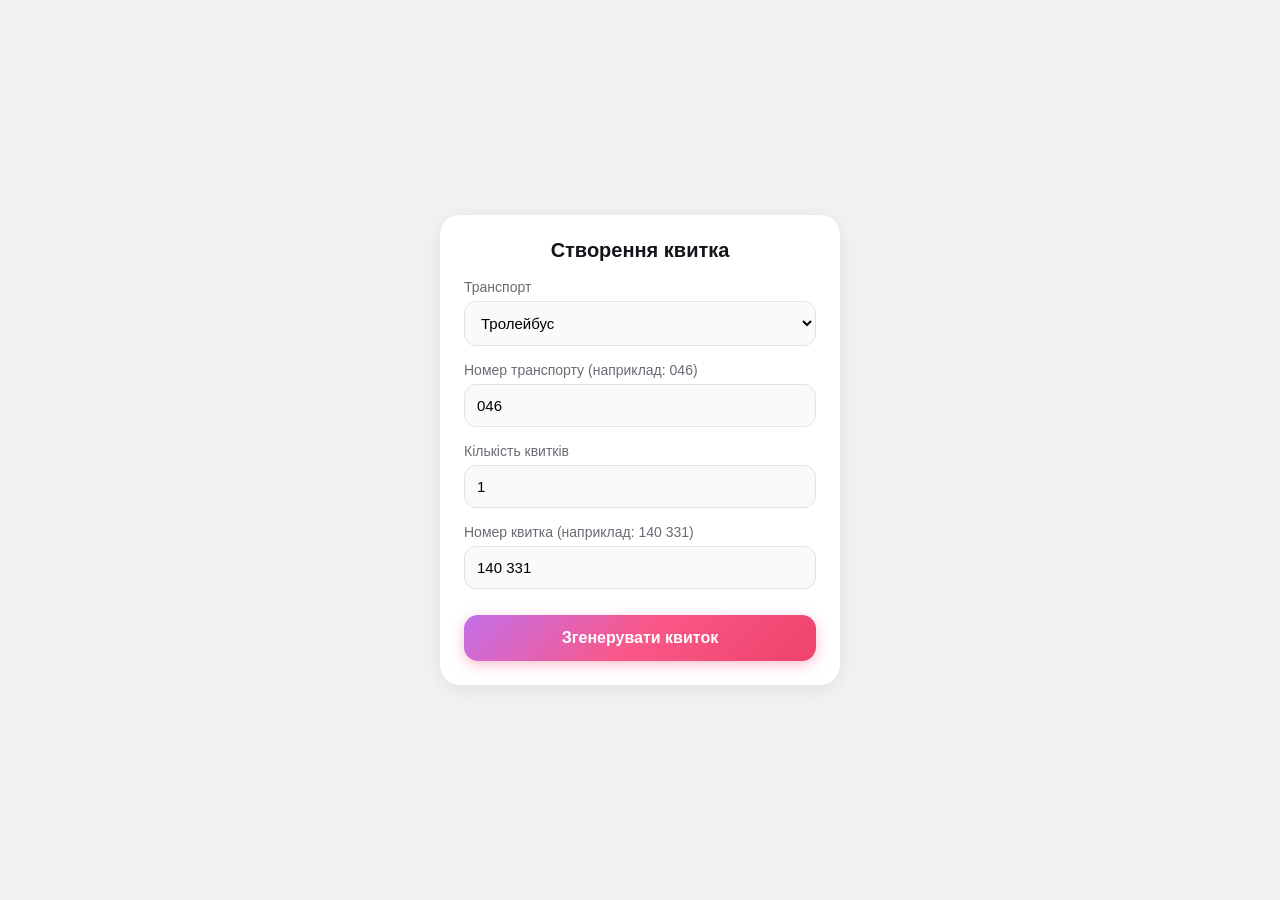
<file: index.html>
<!DOCTYPE html>
<html lang="uk">
<head>
  <meta charset="UTF-8">
  <meta name="viewport" content="width=device-width, initial-scale=1.0">
  <title>Генератор квитка — monobank</title>
  <style>
    * { box-sizing: border-box; }
    body {
      margin: 0; padding: 20px;
      background: #f2f2f4;
      font-family: -apple-system, BlinkMacSystemFont, "SF Pro Text", sans-serif;
      display: flex; justify-content: center; align-items: center;
      min-height: 100vh;
    }
    .form-card {
      background: #fff;
      padding: 24px;
      border-radius: 20px;
      width: 100%; max-width: 400px;
      box-shadow: 0 4px 20px rgba(0,0,0,0.08);
    }
    h2 { margin-top: 0; color: #14141a; font-size: 20px; text-align: center; }
    .form-group { margin-bottom: 16px; }
    label { display: block; font-size: 14px; color: #6b6b75; margin-bottom: 6px; font-weight: 500; }
    select, input {
      width: 100%; padding: 12px;
      border: 1px solid #e2e2e6; border-radius: 12px;
      font-size: 15px; outline: none; background: #fafafa;
    }
    select:focus, input:focus { border-color: #fa5788; background: #fff; }
    button {
      width: 100%; padding: 14px;
      border: none; border-radius: 14px;
      background: linear-gradient(135deg, #c370ea 0%, #fa5788 50%, #ee436b 100%);
      color: #fff; font-size: 16px; font-weight: 700;
      cursor: pointer; margin-top: 10px;
      box-shadow: 0 4px 14px rgba(240, 80, 120, 0.35);
    }
    button:active { opacity: 0.9; }
  </style>
</head>
<body>

  <div class="form-card">
    <h2>Створення квитка</h2>
    <form action="ticket.html" method="GET">
      
      <div class="form-group">
        <label for="type">Транспорт</label>
        <select name="type" id="type">
          <option value="Тролейбус">Тролейбус</option>
          <option value="Автобус">Автобус</option>
          <option value="Трамвай">Трамвай</option>
          <option value="Маршрутка">Маршрутка</option>
        </select>
      </div>

      <div class="form-group">
        <label for="num">Номер транспорту (наприклад: 046)</label>
        <input type="text" id="num" name="num" value="046" required>
      </div>

      <div class="form-group">
        <label for="count">Кількість квитків</label>
        <input type="number" id="count" name="count" value="1" min="1" max="10" required>
      </div>

      <div class="form-group">
        <label for="ticketNum">Номер квитка (наприклад: 140 331)</label>
        <input type="text" id="ticketNum" name="ticketNum" value="140 331" required>
      </div>

      <button type="submit">Згенерувати квиток</button>
    </form>
  </div>

</body>
</html>
</file>
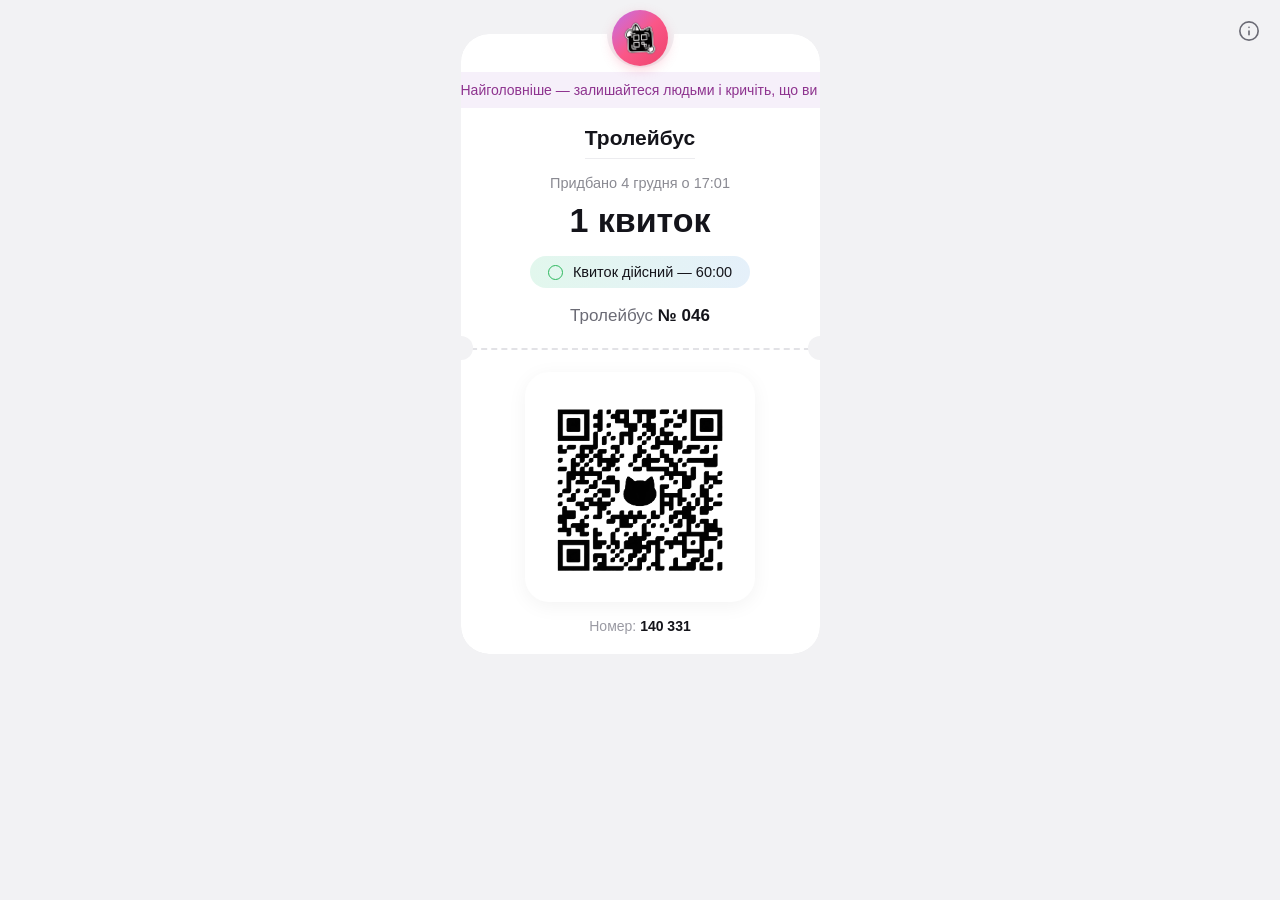
<file: ticket.html>
<!DOCTYPE html>
<html lang="uk">
<head>
  <meta charset="UTF-8">
  <meta name="viewport" content="width=device-width, initial-scale=1.0">
  <title>Квиток — monobank</title>
  <link rel="stylesheet" href="style.css">
</head>
<body>
  <div class="phone">

    <!-- Кнопка (i) в самом верхнем правом углу -->
    <a href="index.html" class="info-btn" aria-label="Інформація">
      <svg width="22" height="22" viewBox="0 0 24 24" fill="none" stroke="#6b6b75" stroke-width="1.8" stroke-linecap="round" stroke-linejoin="round">
        <circle cx="12" cy="12" r="10"></circle>
        <line x1="12" y1="16" x2="12" y2="12"></line>
        <line x1="12" y1="8" x2="12.01" y2="8"></line>
      </svg>
    </a>

    <div class="content">
      <div class="ticket-layout--logo-wrapper">
        <div class="ticket-layout--merchant-logo">
          <img src="маленький кьюар сверху.png" alt="Monobank Cat Icon">
        </div>
      </div>

      <div class="ticket-card">
        <div class="banner">
          <div class="banner-track">
            <span>Найголовніше — залишайтеся людьми і кричіть, що ви живі. Я живий! &nbsp;◆&nbsp; Життя — цікаве, і мотивація то є сильна: філософія, психологія.&nbsp;&nbsp;&nbsp;&nbsp;</span>
            <span>Найголовніше — залишайтеся людьми і кричіть, що ви живі. Я живий! &nbsp;◆&nbsp; Життя — цікаве, і мотивація то є сильна: філософія, психологія.&nbsp;&nbsp;&nbsp;&nbsp;</span>
          </div>
        </div>

        <div class="ticket-title" id="vehicleTitle">Тролейбус</div>
        <div class="hr-short"></div>

        <div class="purchased" id="purchasedText">Придбано 31 серпня о 17:20</div>
        <div class="ticket-count" id="ticketCount">1 квиток</div>

        <div class="status-pill">
          <span class="dot"></span>
          <span id="countdown">Квиток дійсний — 59:50</span>
        </div>

        <div class="vehicle-line" id="vehicleLine">Тролейбус <b>№ 046</b></div>

        <div class="perforation"><div class="dashes"></div></div>

        <div class="qr-wrap">
          <div class="qr-box">
            <img src="большой снизу.png" alt="QR Code" class="qr-img">
          </div>
        </div>

        <div class="ticket-number" id="ticketNumberBlock">Номер: <b>140 331</b></div>
      </div>
    </div>

  </div>

  <script src="ticket.js"></script>
</body>
</html>
</file>
<file: style.css>
:root {
  --bg: #f2f2f4;
  --card-bg: #ffffff;
  --purple-banner-bg: #f6f0fa;
  --purple-text: #8e338f;
  --green-pill-start: #e2f7ed;
  --green-pill-end: #e5f0fa;
  --text-dark: #14141a;
  --text-mid: #6b6b75;
  --text-light: #9a9aa3;
}

* { box-sizing: border-box; }

html, body {
  margin: 0; 
  padding: 0;
  background: var(--bg);
  font-family: -apple-system, BlinkMacSystemFont, "SF Pro Text", "Helvetica Neue", Arial, sans-serif;
  display: flex; 
  justify-content: center;
}

.phone {
  width: 391px;
  max-width: 100vw;
  min-height: 100vh;
  background: var(--bg);
  display: flex;
  flex-direction: column;
  position: relative;
}

/* Кнопка (i) в верхнем правом углу всего экрана */
.info-btn {
  position: fixed;
  top: 16px;
  right: 16px;
  z-index: 9999;
  display: flex;
  align-items: center;
  justify-content: center;
  text-decoration: none;
  background: transparent;
  border: none;
  padding: 4px;
  cursor: pointer;
}

.content {
  flex: 1;
  display: flex;
  flex-direction: column;
  align-items: center;
  padding: 10px 0 24px;
}

/* Верхняя круглая иконка */
.ticket-layout--logo-wrapper {
  z-index: 10;
  margin-bottom: -32px;
  width: 56px;
  height: 56px;
  border-radius: 50%;
  background: linear-gradient(135deg, #c370ea 0%, #fa5788 50%, #ee436b 100%);
  display: flex;
  align-items: center;
  justify-content: center;
  box-shadow: 0 4px 12px rgba(240, 80, 120, 0.25);
  padding: 9px;
}

.ticket-layout--merchant-logo {
  width: 100%;
  height: 100%;
  display: flex;
  align-items: center;
  justify-content: center;
}

.ticket-layout--merchant-logo img {
  width: 100%;
  height: 100%;
  object-fit: contain;
}

/* Карточка */
.ticket-card {
  width: calc(100% - 32px);
  background: var(--card-bg);
  border-radius: 28px;
  box-shadow: 0 4px 24px rgba(0,0,0,0.04);
  padding-bottom: 20px;
  overflow: hidden;
  position: relative;
  mask-image: radial-gradient(circle at top center, transparent 33px, black 34px);
  -webkit-mask-image: radial-gradient(circle at top center, transparent 33px, black 34px);
}

/* Бегущая строка */
.banner {
  background: var(--purple-banner-bg);
  color: var(--purple-text);
  font-size: 14px;
  font-weight: 400;
  padding: 10px 0;
  overflow: hidden;
  white-space: nowrap;
  margin-top: 38px;
}

.banner-track {
  display: inline-flex;
  width: max-content;
  animation: runningLine 12s linear infinite;
}

@keyframes runningLine {
  from { transform: translateX(0); }
  to { transform: translateX(-50%); }
}

.ticket-title {
  text-align: center;
  font-size: 21px;
  font-weight: 700;
  color: var(--text-dark);
  margin: 18px 0 8px;
}

.hr-short {
  width: 110px;
  height: 1px;
  background: #ececef;
  margin: 0 auto 16px;
}

.purchased {
  text-align: center;
  font-size: 14.5px;
  color: #8a8a92;
  margin-bottom: 10px;
}

.ticket-count {
  text-align: center;
  font-size: 34px;
  font-weight: 800;
  color: var(--text-dark);
  margin-bottom: 16px;
}

/* Статус билета */
.status-pill {
  display: flex;
  align-items: center;
  justify-content: center;
  gap: 10px;
  margin: 0 auto 18px;
  width: fit-content;
  padding: 8px 18px;
  border-radius: 999px;
  background: linear-gradient(90deg, var(--green-pill-start), var(--green-pill-end));
  font-size: 14.5px;
  font-weight: 500;
  color: #14141a;
}

.status-pill .dot {
  width: 15px; 
  height: 15px;
  border-radius: 50%;
  border: 1.5px solid #2db85e;
  background: transparent;
  flex-shrink: 0;
}

.vehicle-line {
  text-align: center;
  font-size: 17px;
  color: var(--text-mid);
  margin-bottom: 22px;
}
.vehicle-line b { color: var(--text-dark); font-weight: 800; }

.perforation {
  position: relative;
  display: flex;
  align-items: center;
  margin: 0 0 22px;
}
.perforation::before, .perforation::after {
  content: "";
  position: absolute;
  top: -12px;
  width: 24px; 
  height: 24px;
  background: var(--bg);
  border-radius: 50%;
}
.perforation::before { left: -12px; }
.perforation::after { right: -12px; }
.perforation .dashes {
  width: 100%;
  border-top: 2px dashed #e2e2e6;
}

.qr-wrap {
  display: flex;
  justify-content: center;
  margin-bottom: 16px;
}

.qr-box {
  width: 230px; 
  height: 230px;
  background: #fff;
  border-radius: 24px;
  box-shadow: 0 4px 20px rgba(0, 0, 0, 0.05);
  display: flex; 
  align-items: center; 
  justify-content: center;
  padding: 12px;
}

.qr-img {
  width: 100%;
  height: 100%;
  object-fit: contain;
  border-radius: 12px;
}

.ticket-number {
  text-align: center;
  font-size: 14px;
  color: var(--text-light);
}
.ticket-number b { color: var(--text-dark); font-weight: 700; }
</file>
